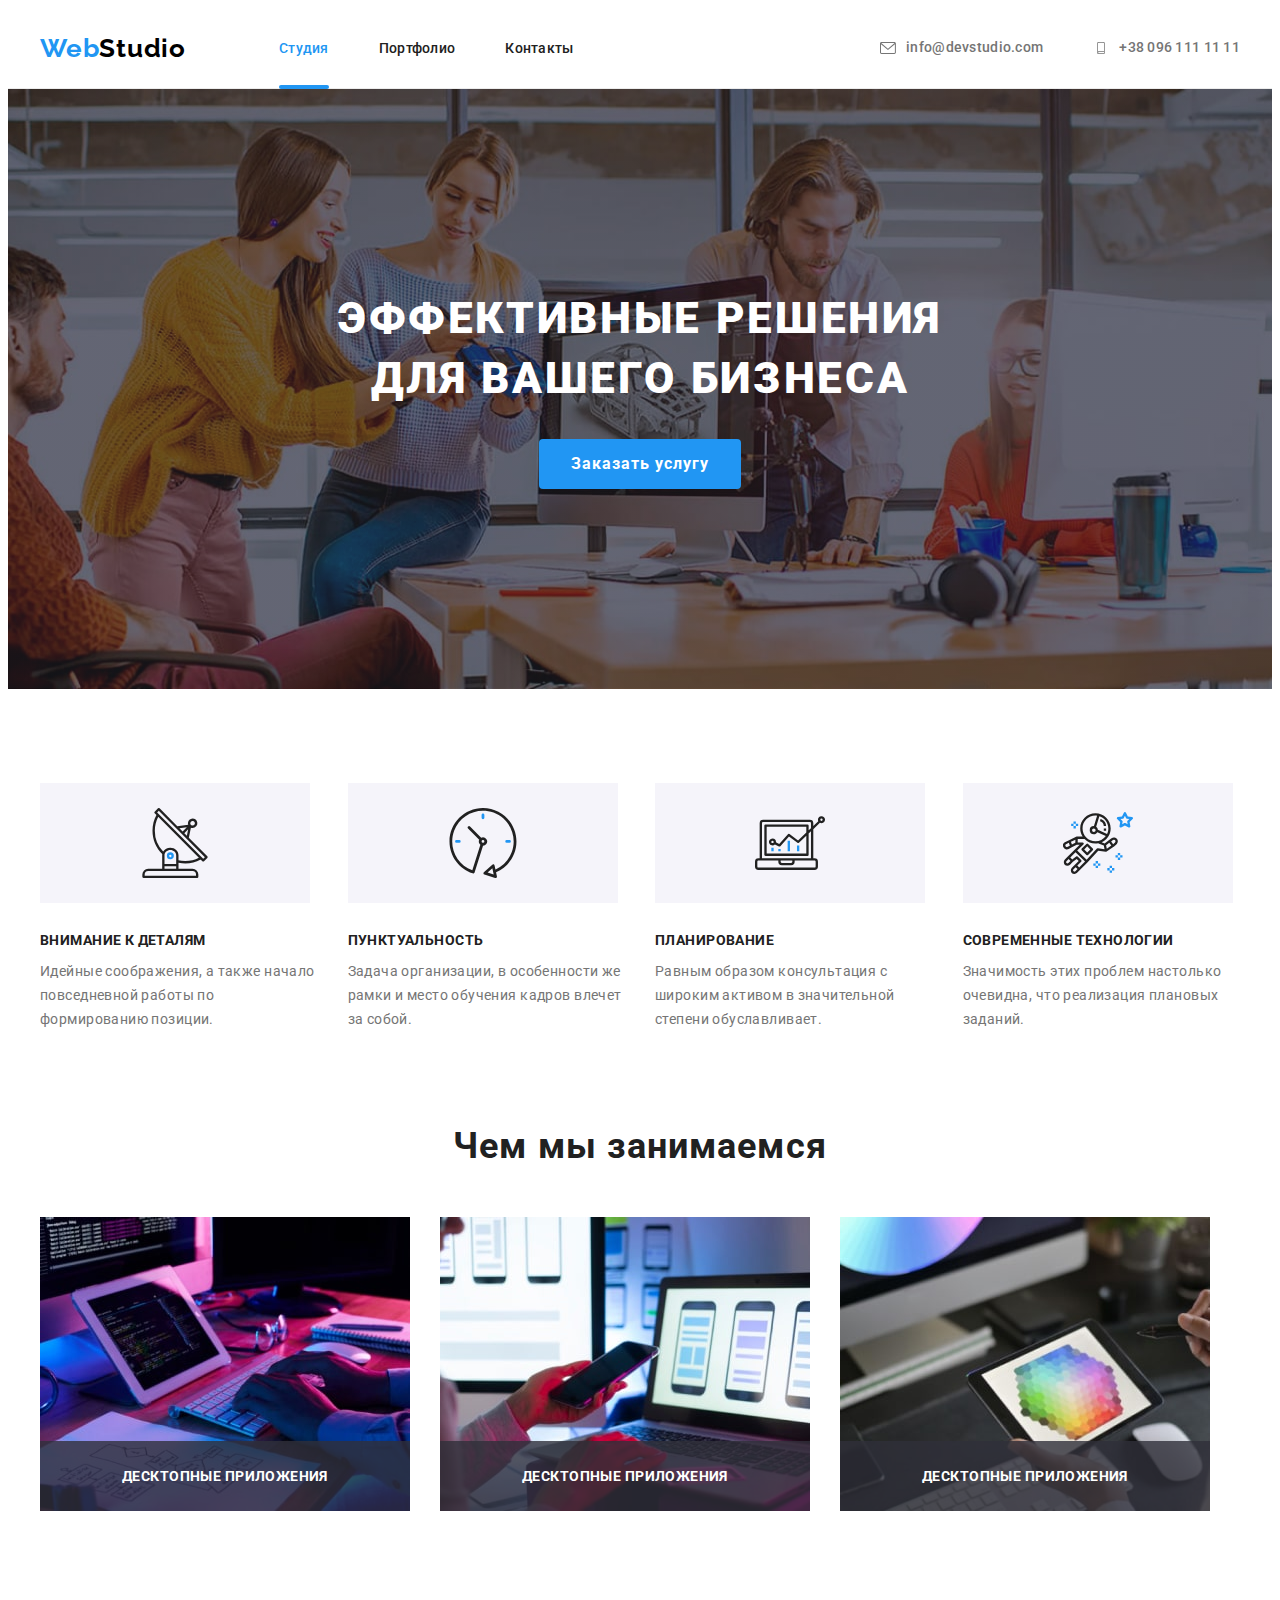
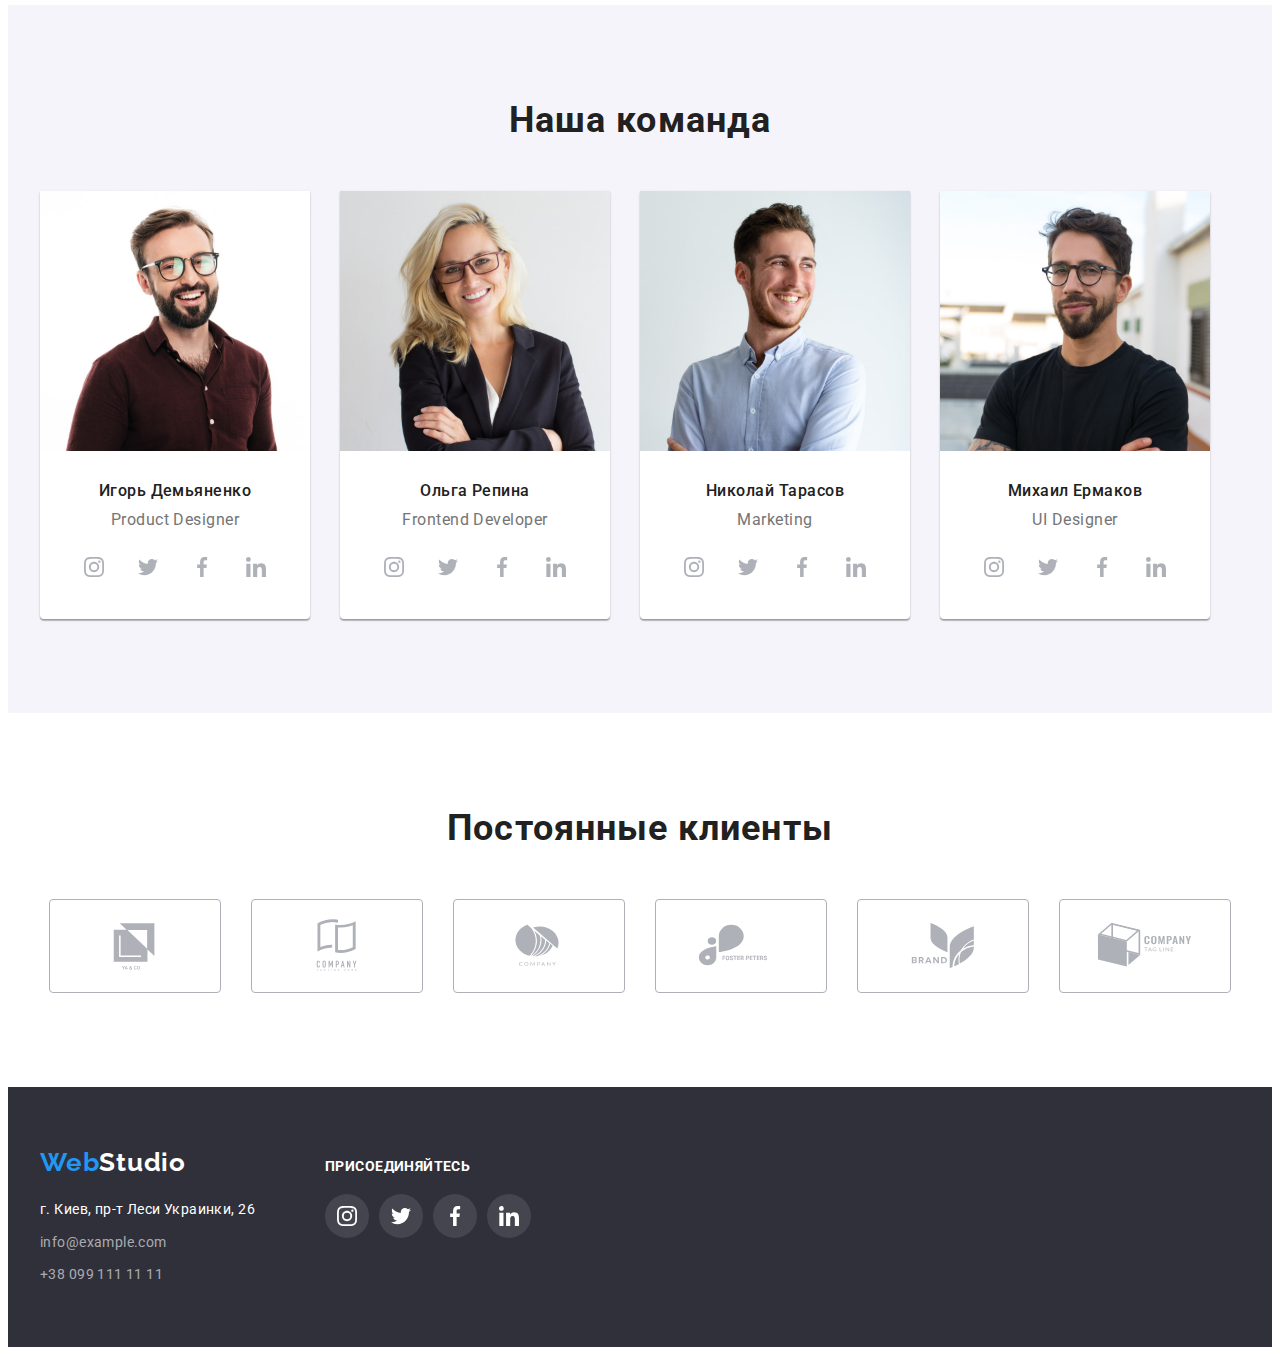
<file: index.html>
<!DOCTYPE html>
<html lang="ru">
  <head>
    <meta charset="UTF-8" />
    <meta http-equiv="X-UA-Compatible" content="IE=edge" />
    <meta name="viewport" content="width=device-width, initial-scale=1.0" />
    <title>Document</title>
    <link rel="preconnect" href="https://fonts.googleapis.com" />
    <link rel="preconnect" href="https://fonts.gstatic.com" crossorigin />
    <link
      href="https://fonts.googleapis.com/css2?family=Raleway:wght@700&family=Roboto:wght@400;500;700;900&display=swap"
      rel="stylesheet"
    />
    <link
      rel="stylesheet"
      href="https://cdnjs.cloudflare.com/ajax/libs/modern-normalize/1.1.0/modern-normalize.min.css"
      integrity="sha512-wpPYUAdjBVSE4KJnH1VR1HeZfpl1ub8YT/NKx4PuQ5NmX2tKuGu6U/JRp5y+Y8XG2tV+wKQpNHVUX03MfMFn9Q=="
      crossorigin="anonymous"
      referrerpolicy="no-referrer"
    />
    <link rel="stylesheet" href="./css/styles.css" />
  </head>

  <body>
    <header class="header">
      <div class="container header-container">
        <nav class="header-nav">
          <a href="./index.html" class="header-logo link"
            ><span class="header-logo-span">Web</span>Studio
          </a>
          <ul class="header-nav-list list">
            <li class="header-nav-item">
              <a href="./index.html" class="header-nav-link link current-link">Студия</a>
            </li>
            <li class="header-nav-item">
              <a href="./portfolio.html" class="header-nav-link link">Портфолио</a>
            </li>
            <li class="header-nav-item">
              <a href="" class="header-nav-link link">Контакты</a>
            </li>
          </ul>
        </nav>
        <ul class="header-contacts-list list">
          <li class="header-contacts-item">
            <a href="mailto:info@devstudio.com" class="header-contacts-link link">
              <svg class="header-contacts-icon" width="16px" height="12px">
                <use href="./images/icons.svg#icon-envelope"></use>
              </svg>
              info@devstudio.com
            </a>
          </li>
          <li class="header-contacts-item">
            <a href="tel:+380961111111" class="header-contacts-link link">
              <svg class="header-contacts-icon" width="16px" height="12px">
                <use href="./images/icons.svg#icon-smartphone"></use>
              </svg>
              +38 096 111 11 11
            </a>
          </li>
        </ul>
      </div>
    </header>

    <main>
      <section class="section hero">
        <div class="container">
          <h1 class="hero-title">Эффективные решения для вашего бизнеса</h1>
          <button type="button" class="hero-btn btn" data-modal-open>Заказать услугу</button>
        </div>
      </section>

      <section class="section features">
        <div class="container">
          <h2 class="visually-hidden">Особенности</h2>
          <ul class="features-list list">
            <li class="features-item">
              <div class="features-item-logo">
                <svg class="clients-logo-icon" width="70px" height="70px">
                  <use href="./images/icons.svg#icon-antenna"></use>
                </svg>
              </div>
              <h3 class="features-item-title">Внимание к деталям</h3>
              <p class="features-item-text">
                Идейные соображения, а также начало повседневной работы по формированию позиции.
              </p>
            </li>
            <li class="features-item">
              <div class="features-item-logo">
                <svg class="clients-logo-icon" width="70px" height="70px">
                  <use href="./images/icons.svg#icon-clock"></use>
                </svg>
              </div>
              <h3 class="features-item-title">Пунктуальность</h3>
              <p class="features-item-text">
                Задача организации, в особенности же рамки и место обучения кадров влечет за собой.
              </p>
            </li>
            <li class="features-item">
              <div class="features-item-logo">
                <svg class="clients-logo-icon" width="70px" height="70px">
                  <use href="./images/icons.svg#icon-diagram"></use>
                </svg>
              </div>
              <h3 class="features-item-title">Планирование</h3>
              <p class="features-item-text">
                Равным образом консультация с широким активом в значительной степени обуславливает.
              </p>
            </li>
            <li class="features-item">
              <div class="features-item-logo">
                <svg class="clients-logo-icon" width="70px" height="70px">
                  <use href="./images/icons.svg#icon-astronaut"></use>
                </svg>
              </div>
              <h3 class="features-item-title">Современные технологии</h3>
              <p class="features-item-text">
                Значимость этих проблем настолько очевидна, что реализация плановых заданий.
              </p>
            </li>
          </ul>
        </div>
      </section>

      <section class="section about">
        <div class="container">
          <h2 class="about-title">Чем мы занимаемся</h2>
          <ul class="about-list list">
            <li class="about-item">
              <img
                src="./images/img-1-min.jpg"
                alt="Наш род деятельности"
                width="370"
                height="294"
              />
              <p class="about-text">Десктопные приложения</p>
            </li>
            <li class="about-item">
              <img
                src="./images/img-2-min.jpg"
                alt="Наш род деятельности"
                width="370"
                height="294"
              />
              <p class="about-text">Десктопные приложения</p>
            </li>
            <li class="about-item">
              <img
                src="./images/img-3-min.jpg"
                alt="Наш род деятельности"
                width="370"
                height="294"
              />
              <p class="about-text">Десктопные приложения</p>
            </li>
          </ul>
        </div>
      </section>

      <section class="section team">
        <div class="container">
          <h2 class="team-title">Наша команда</h2>
          <ul class="team-list list">
            <li class="team-item">
              <img
                class="team-img"
                src="./images/team-img-1-min.jpg"
                alt="Игорь Демьяненко"
                width="270"
                height="260"
              />
              <h3 class="team-item-title">Игорь Демьяненко</h3>
              <p class="team-item-text">Product Designer</p>
              <ul class="team-soc-list list">
                <il class="team-soc-item">
                  <a href="" class="team-soc-link link">
                    <svg class="team-soc-icon" width="20px" height="20px">
                      <use href="./images/icons.svg#icon-instagram"></use>
                    </svg>
                  </a>
                </il>
                <il class="team-soc-item">
                  <a href="" class="team-soc-link link">
                    <svg class="team-soc-icon" width="20px" height="20px">
                      <use href="./images/icons.svg#icon-twitter"></use>
                    </svg>
                  </a>
                </il>
                <il class="team-soc-item">
                  <a href="" class="team-soc-link link">
                    <svg class="team-soc-icon" width="20px" height="20px">
                      <use href="./images/icons.svg#icon-facebook"></use>
                    </svg>
                  </a>
                </il>
                <il class="team-soc-item">
                  <a href="" class="team-soc-link link">
                    <svg class="team-soc-icon" width="20px" height="20px">
                      <use href="./images/icons.svg#icon-linkedin"></use>
                    </svg>
                  </a>
                </il>
              </ul>
            </li>
            <li class="team-item">
              <img
                class="team-img"
                src="./images/team-img-2-min.jpg"
                alt="Ольга Репина"
                width="270"
                height="260"
              />
              <h3 class="team-item-title">Ольга Репина</h3>
              <p class="team-item-text">Frontend Developer</p>
              <ul class="team-soc-list list">
                <il class="team-soc-item">
                  <a href="" class="team-soc-link link">
                    <svg class="team-soc-icon" width="20px" height="20px">
                      <use href="./images/icons.svg#icon-instagram"></use>
                    </svg>
                  </a>
                </il>
                <il class="team-soc-item">
                  <a href="" class="team-soc-link link">
                    <svg class="team-soc-icon" width="20px" height="20px">
                      <use href="./images/icons.svg#icon-twitter"></use>
                    </svg>
                  </a>
                </il>
                <il class="team-soc-item">
                  <a href="" class="team-soc-link link">
                    <svg class="team-soc-icon" width="20px" height="20px">
                      <use href="./images/icons.svg#icon-facebook"></use>
                    </svg>
                  </a>
                </il>
                <il class="team-soc-item">
                  <a href="" class="team-soc-link link">
                    <svg class="team-soc-icon" width="20px" height="20px">
                      <use href="./images/icons.svg#icon-linkedin"></use>
                    </svg>
                  </a>
                </il>
              </ul>
            </li>
            <li class="team-item">
              <img
                class="team-img"
                src="./images/team-img-3-min.jpg"
                alt="Николай Тарасов"
                width="270"
                height="260"
              />
              <h3 class="team-item-title">Николай Тарасов</h3>
              <p class="team-item-text">Marketing</p>
              <ul class="team-soc-list list">
                <il class="team-soc-item">
                  <a href="" class="team-soc-link link">
                    <svg class="team-soc-icon" width="20px" height="20px">
                      <use href="./images/icons.svg#icon-instagram"></use>
                    </svg>
                  </a>
                </il>
                <il class="team-soc-item">
                  <a href="" class="team-soc-link link">
                    <svg class="team-soc-icon" width="20px" height="20px">
                      <use href="./images/icons.svg#icon-twitter"></use>
                    </svg>
                  </a>
                </il>
                <il class="team-soc-item">
                  <a href="" class="team-soc-link link">
                    <svg class="team-soc-icon" width="20px" height="20px">
                      <use href="./images/icons.svg#icon-facebook"></use>
                    </svg>
                  </a>
                </il>
                <il class="team-soc-item">
                  <a href="" class="team-soc-link link">
                    <svg class="team-soc-icon" width="20px" height="20px">
                      <use href="./images/icons.svg#icon-linkedin"></use>
                    </svg>
                  </a>
                </il>
              </ul>
            </li>
            <li class="team-item">
              <img
                class="team-img"
                src="./images/team-img-4-min.jpg"
                alt="Михаил Ермаков"
                width="270"
                height="260"
              />
              <h3 class="team-item-title">Михаил Ермаков</h3>
              <p class="team-item-text">UI Designer</p>
              <ul class="team-soc-list list">
                <il class="team-soc-item">
                  <a href="" class="team-soc-link link">
                    <svg class="team-soc-icon" width="20px" height="20px">
                      <use href="./images/icons.svg#icon-instagram"></use>
                    </svg>
                  </a>
                </il>
                <il class="team-soc-item">
                  <a href="" class="team-soc-link link">
                    <svg class="team-soc-icon" width="20px" height="20px">
                      <use href="./images/icons.svg#icon-twitter"></use>
                    </svg>
                  </a>
                </il>
                <il class="team-soc-item">
                  <a href="" class="team-soc-link link">
                    <svg class="team-soc-icon" width="20px" height="20px">
                      <use href="./images/icons.svg#icon-facebook"></use>
                    </svg>
                  </a>
                </il>
                <il class="team-soc-item">
                  <a href="" class="team-soc-link link">
                    <svg class="team-soc-icon" width="20px" height="20px">
                      <use href="./images/icons.svg#icon-linkedin"></use>
                    </svg>
                  </a>
                </il>
              </ul>
            </li>
          </ul>
        </div>
      </section>

      <section class="section clients">
        <div class="container">
          <h2 class="clients-title">Постоянные клиенты</h2>
          <ul class="clients-logo-list list">
            <il class="clients-logo-item">
              <a href="#" class="clients-logo-link link">
                <svg class="clients-logo-icon" width="106px" height="60px">
                  <use href="./images/icons.svg#icon-logo-1"></use>
                </svg>
              </a>
            </il>
            <il class="clients-logo-item">
              <a href="#" class="clients-logo-link link">
                <svg class="clients-logo-icon" width="106px" height="60px">
                  <use href="./images/icons.svg#icon-logo-2"></use>
                </svg>
              </a>
            </il>
            <il class="clients-logo-item">
              <a href="#" class="clients-logo-link link">
                <svg class="clients-logo-icon" width="106px" height="60px">
                  <use href="./images/icons.svg#icon-logo-3"></use>
                </svg>
              </a>
            </il>
            <il class="clients-logo-item">
              <a href="#" class="clients-logo-link link">
                <svg class="clients-logo-icon" width="106px" height="60px">
                  <use href="./images/icons.svg#icon-logo-4"></use>
                </svg>
              </a>
            </il>
            <il class="clients-logo-item">
              <a href="#" class="clients-logo-link link">
                <svg class="clients-logo-icon" width="106px" height="60px">
                  <use href="./images/icons.svg#icon-logo-5"></use>
                </svg>
              </a>
            </il>
            <il class="clients-logo-item">
              <a href="#" class="clients-logo-link link">
                <svg class="clients-logo-icon" width="106px" height="60px">
                  <use href="./images/icons.svg#icon-logo-6"></use>
                </svg>
              </a>
            </il>
          </ul>
        </div>
      </section>
    </main>

    <footer class="footer">
      <div class="container footer-container">
        <div class="footer-address-container">
          <a href="./index.html" class="footer-logo link"
            ><span class="footer-logo-span">Web</span>Studio</a
          >
          <address class="footer-address">
            <ul class="footer-address-list list">
              <li class="footer-address-item">
                <a
                  class="footer-address-item-map link"
                  href="https://goo.gl/maps/R8WiXzASYnoAevXz5"
                  target="_blank"
                  rel="noopener noreferrer"
                  >г. Киев, пр-т Леси Украинки, 26</a
                >
              </li>
              <li class="footer-address-item">
                <a class="footer-address-item-link link" href="mailto:info@example.com"
                  >info@example.com</a
                >
              </li>
              <li class="footer-address-item">
                <a class="footer-address-item-link link" href="tel:+380991111111"
                  >+38 099 111 11 11</a
                >
              </li>
            </ul>
          </address>
        </div>

        <div class="footer-soc-container">
          <p class="footer-soc-text">присоединяйтесь</p>
          <ul class="footer-soc-list list">
            <il class="footer-soc-item">
              <a href="#" class="footer-soc-link link">
                <svg class="footer-soc-icon" width="20px" height="20px">
                  <use href="./images/icons.svg#icon-instagram"></use>
                </svg>
              </a>
            </il>
            <il class="footer-soc-item">
              <a href="#" class="footer-soc-link link">
                <svg class="footer-soc-icon" width="20px" height="20px">
                  <use href="./images/icons.svg#icon-twitter"></use>
                </svg>
              </a>
            </il>
            <il class="footer-soc-item">
              <a href="" class="footer-soc-link link">
                <svg class="footer-soc-icon" width="20px" height="20px">
                  <use href="./images/icons.svg#icon-facebook"></use>
                </svg>
              </a>
            </il>
            <il class="footer-soc-item">
              <a href="" class="footer-soc-link link">
                <svg class="footer-soc-icon" width="20px" height="20px">
                  <use href="./images/icons.svg#icon-linkedin"></use>
                </svg>
              </a>
            </il>
          </ul>
        </div>
      </div>
    </footer>

    <div class="backdrop is-hidden" data-modal>
      <div class="modal-window">
        <button type="button" class="backdrop-btn btn" data-modal-close>
          <svg class="backdrop-icon-close" width="18px" height="18px">
            <use href="./images/icons.svg#icon-close-modal"></use>
          </svg>
        </button>
      </div>
    </div>
    <script src="./js/modal.js"></script>
  </body>
</html>
</file>
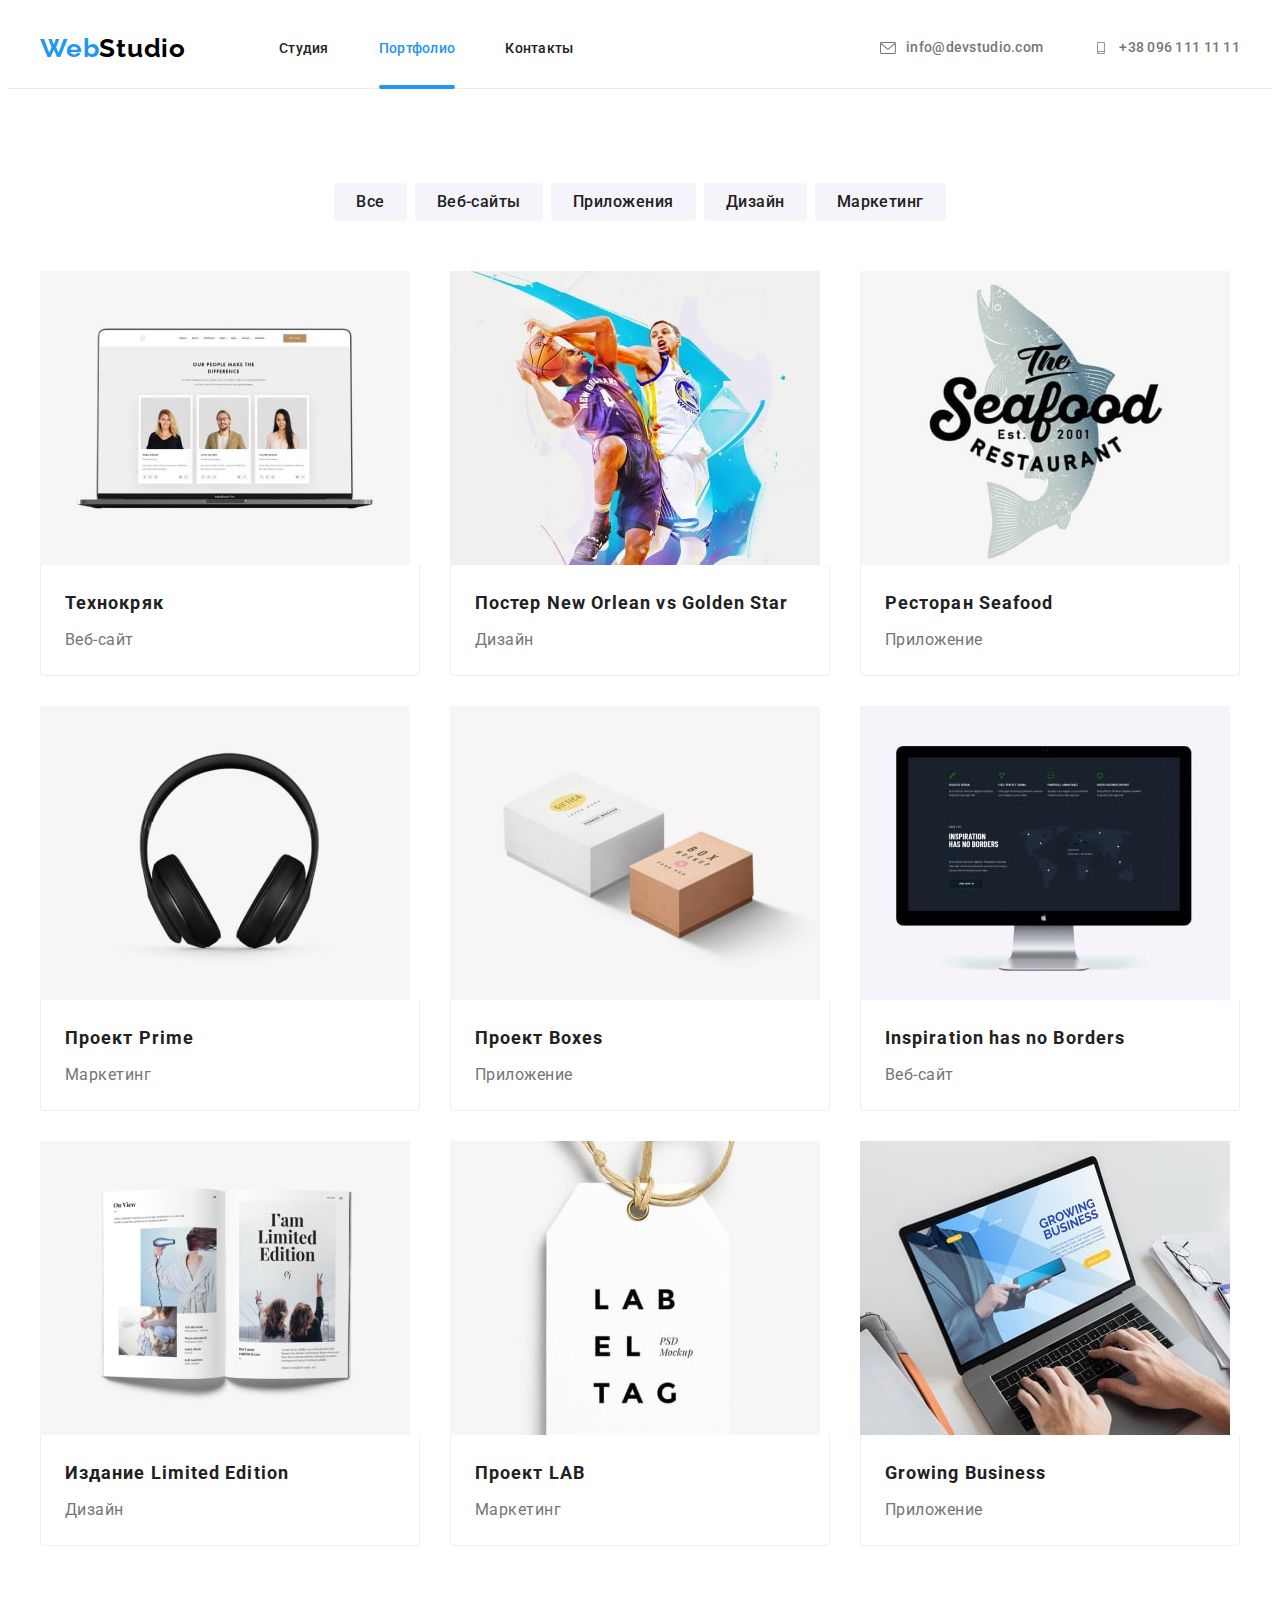
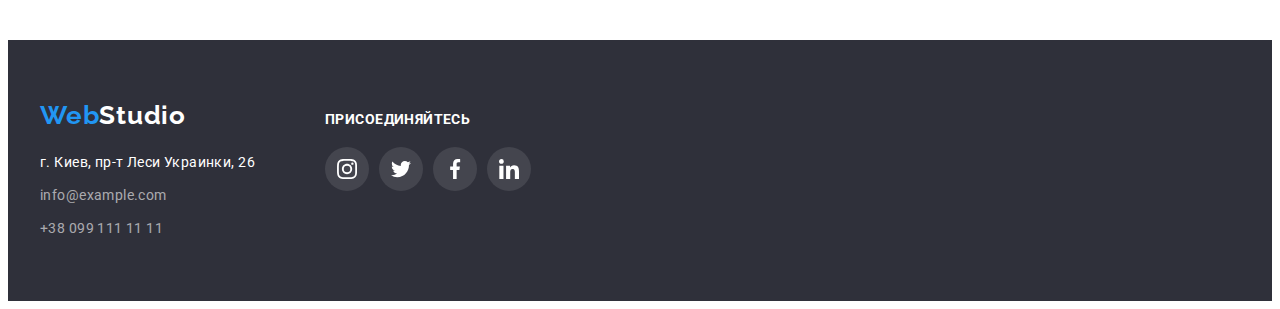
<file: portfolio.html>
<!DOCTYPE html>
<html lang="ru">
  <head>
    <meta charset="UTF-8" />
    <meta http-equiv="X-UA-Compatible" content="IE=edge" />
    <meta name="viewport" content="width=device-width, initial-scale=1.0" />
    <title>Document</title>
    <link rel="preconnect" href="https://fonts.googleapis.com" />
    <link rel="preconnect" href="https://fonts.gstatic.com" crossorigin />
    <link
      href="https://fonts.googleapis.com/css2?family=Raleway:wght@700&family=Roboto:wght@400;500;700;900&display=swap"
      rel="stylesheet"
    />
    <link
      rel="stylesheet"
      href="https://cdnjs.cloudflare.com/ajax/libs/modern-normalize/1.1.0/modern-normalize.min.css"
      integrity="sha512-wpPYUAdjBVSE4KJnH1VR1HeZfpl1ub8YT/NKx4PuQ5NmX2tKuGu6U/JRp5y+Y8XG2tV+wKQpNHVUX03MfMFn9Q=="
      crossorigin="anonymous"
      referrerpolicy="no-referrer"
    />
    <link rel="stylesheet" href="./css/styles.css" />
  </head>

  <body>
    <header class="header">
      <div class="container header-container">
        <nav class="header-nav">
          <a href="./index.html" class="header-logo link"
            ><span class="header-logo-span">Web</span>Studio
          </a>
          <ul class="header-nav-list list">
            <li class="header-nav-item">
              <a href="./index.html" class="header-nav-link link">Студия</a>
            </li>
            <li class="header-nav-item">
              <a href="./portfolio.html" class="header-nav-link link current-link">Портфолио</a>
            </li>
            <li class="header-nav-item">
              <a href="" class="header-nav-link link">Контакты</a>
            </li>
          </ul>
        </nav>
        <ul class="header-contacts-list list">
          <li class="header-contacts-item">
            <a href="mailto:info@devstudio.com" class="header-contacts-link link">
              <svg class="header-contacts-icon" width="16px" height="12px">
                <use href="./images/icons.svg#icon-envelope"></use>
              </svg>
              info@devstudio.com
            </a>
          </li>
          <li class="header-contacts-item">
            <a href="tel:+380961111111" class="header-contacts-link link">
              <svg class="header-contacts-icon" width="16px" height="12px">
                <use href="./images/icons.svg#icon-smartphone"></use>
              </svg>
              +38 096 111 11 11
            </a>
          </li>
        </ul>
      </div>
    </header>

    <main>
      <section class="section portfolio">
        <div class="container">
          <h2 class="visually-hidden">Портфолио</h2>

          <ul class="portfolio-btn-list list">
            <li class="portfolio-btn-item">
              <button type="button" class="portfolio-btn btn">Все</button>
            </li>
            <li class="portfolio-btn-item">
              <button type="button" class="portfolio-btn btn">Веб-сайты</button>
            </li>
            <li class="portfolio-btn-item">
              <button type="button" class="portfolio-btn btn">Приложения</button>
            </li>
            <li class="portfolio-btn-item">
              <button type="button" class="portfolio-btn btn">Дизайн</button>
            </li>
            <li class="portfolio-btn-item">
              <button type="button" class="portfolio-btn btn">Маркетинг</button>
            </li>
          </ul>

          <ul class="portfolio-list list">
            <li class="portfolio-item">
              <a href="#" class="portfolio-item-link link">
                <div class="portfolio-overlay">
                  <img
                    class="portfolio-img"
                    src="./images/img-portfolio-1.jpg"
                    alt="Технокряк"
                    width="370"
                    height="294"
                  />
                  <p class="portfolio-overlay-text">
                    Ресурс предлагает комплексные предложения с разным уровнем функционала и
                    сервисов. Все это позволит посетителю получить исчерпывающие сведения о компании
                    или частном лице.
                  </p>
                </div>
                <div class="portfolio-item-under-img">
                  <h3 class="portfolio-title">Технокряк</h3>
                  <p class="portfolio-text">Веб-сайт</p>
                </div>
              </a>
            </li>
            <li class="portfolio-item">
              <a href="#" class="portfolio-item-link link">
                <div class="portfolio-overlay">
                  <img
                    class="portfolio-img"
                    src="./images/img-portfolio-2.jpg"
                    alt="Постер New Orlean vs Golden Star"
                    width="370"
                    height="294"
                  />
                  <p class="portfolio-overlay-text">
                    Ресурс предлагает комплексные предложения с разным уровнем функционала и
                    сервисов. Все это позволит посетителю получить исчерпывающие сведения о компании
                    или частном лице.
                  </p>
                </div>
                <div class="portfolio-item-under-img">
                  <h3 class="portfolio-title">Постер New Orlean vs Golden Star</h3>
                  <p class="portfolio-text">Дизайн</p>
                </div>
              </a>
            </li>
            <li class="portfolio-item">
              <a href="#" class="portfolio-item-link link">
                <div class="portfolio-overlay">
                  <img
                    class="portfolio-img"
                    src="./images/img-portfolio-3.jpg"
                    alt="Ресторан Seafood"
                    width="370"
                    height="294"
                  />
                  <p class="portfolio-overlay-text">
                    Ресурс предлагает комплексные предложения с разным уровнем функционала и
                    сервисов. Все это позволит посетителю получить исчерпывающие сведения о компании
                    или частном лице.
                  </p>
                </div>
                <div class="portfolio-item-under-img">
                  <h3 class="portfolio-title">Ресторан Seafood</h3>
                  <p class="portfolio-text">Приложение</p>
                </div>
              </a>
            </li>
            <li class="portfolio-item">
              <a href="#" class="portfolio-item-link link">
                <div class="portfolio-overlay">
                  <img
                    class="portfolio-img"
                    src="./images/img-portfolio-4.jpg"
                    alt="Проект Prime"
                    width="370"
                    height="294"
                  />
                  <p class="portfolio-overlay-text">
                    Ресурс предлагает комплексные предложения с разным уровнем функционала и
                    сервисов. Все это позволит посетителю получить исчерпывающие сведения о компании
                    или частном лице.
                  </p>
                </div>
                <div class="portfolio-item-under-img">
                  <h3 class="portfolio-title">Проект Prime</h3>
                  <p class="portfolio-text">Маркетинг</p>
                </div>
              </a>
            </li>
            <li class="portfolio-item">
              <a href="#" class="portfolio-item-link link">
                <div class="portfolio-overlay">
                  <img
                    class="portfolio-img"
                    src="./images/img-portfolio-5.jpg"
                    alt="Проект Boxes"
                    width="370"
                    height="294"
                  />
                  <p class="portfolio-overlay-text">
                    Ресурс предлагает комплексные предложения с разным уровнем функционала и
                    сервисов. Все это позволит посетителю получить исчерпывающие сведения о компании
                    или частном лице.
                  </p>
                </div>
                <div class="portfolio-item-under-img">
                  <h3 class="portfolio-title">Проект Boxes</h3>
                  <p class="portfolio-text">Приложение</p>
                </div>
              </a>
            </li>
            <li class="portfolio-item">
              <a href="#" class="portfolio-item-link link">
                <div class="portfolio-overlay">
                  <img
                    class="portfolio-img"
                    src="./images/img-portfolio-6.jpg"
                    alt="Inspiration has no Borders"
                    width="370"
                    height="294"
                  />
                  <p class="portfolio-overlay-text">
                    Ресурс предлагает комплексные предложения с разным уровнем функционала и
                    сервисов. Все это позволит посетителю получить исчерпывающие сведения о компании
                    или частном лице.
                  </p>
                </div>
                <div class="portfolio-item-under-img">
                  <h3 class="portfolio-title">Inspiration has no Borders</h3>
                  <p class="portfolio-text">Веб-сайт</p>
                </div>
              </a>
            </li>
            <li class="portfolio-item">
              <a href="#" class="portfolio-item-link link">
                <div class="portfolio-overlay">
                  <img
                    class="portfolio-img"
                    src="./images/img-portfolio-7.jpg"
                    alt="Издание Limited Edition"
                    width="370"
                    height="294"
                  />
                  <p class="portfolio-overlay-text">
                    Ресурс предлагает комплексные предложения с разным уровнем функционала и
                    сервисов. Все это позволит посетителю получить исчерпывающие сведения о компании
                    или частном лице.
                  </p>
                </div>
                <div class="portfolio-item-under-img">
                  <h3 class="portfolio-title">Издание Limited Edition</h3>
                  <p class="portfolio-text">Дизайн</p>
                </div>
              </a>
            </li>
            <li class="portfolio-item">
              <a href="#" class="portfolio-item-link link">
                <div class="portfolio-overlay">
                  <img
                    class="portfolio-img"
                    src="./images/img-portfolio-8.jpg"
                    alt="Проект LAB"
                    width="370"
                    height="294"
                  />
                  <p class="portfolio-overlay-text">
                    Ресурс предлагает комплексные предложения с разным уровнем функционала и
                    сервисов. Все это позволит посетителю получить исчерпывающие сведения о компании
                    или частном лице.
                  </p>
                </div>
                <div class="portfolio-item-under-img">
                  <h3 class="portfolio-title">Проект LAB</h3>
                  <p class="portfolio-text">Маркетинг</p>
                </div>
              </a>
            </li>
            <li class="portfolio-item">
              <a href="#" class="portfolio-item-link link">
                <div class="portfolio-overlay">
                  <img
                    class="portfolio-img"
                    src="./images/img-portfolio-9.jpg"
                    alt="Growing Business"
                    width="370"
                    height="294"
                  />
                  <p class="portfolio-overlay-text">
                    Ресурс предлагает комплексные предложения с разным уровнем функционала и
                    сервисов. Все это позволит посетителю получить исчерпывающие сведения о компании
                    или частном лице.
                  </p>
                </div>
                <div class="portfolio-item-under-img">
                  <h3 class="portfolio-title">Growing Business</h3>
                  <p class="portfolio-text">Приложение</p>
                </div>
              </a>
            </li>
          </ul>
        </div>
      </section>
    </main>

    <footer class="footer">
      <div class="container footer-container">
        <div class="footer-address-container">
          <a href="./index.html" class="footer-logo link"
            ><span class="footer-logo-span">Web</span>Studio</a
          >
          <address class="footer-address">
            <ul class="footer-address-list list">
              <li class="footer-address-item">
                <a
                  class="footer-address-item-map link"
                  href="https://goo.gl/maps/R8WiXzASYnoAevXz5"
                  target="_blank"
                  rel="noopener noreferrer"
                  >г. Киев, пр-т Леси Украинки, 26</a
                >
              </li>
              <li class="footer-address-item">
                <a class="footer-address-item-link link" href="mailto:info@example.com"
                  >info@example.com</a
                >
              </li>
              <li class="footer-address-item">
                <a class="footer-address-item-link link" href="tel:+380991111111"
                  >+38 099 111 11 11</a
                >
              </li>
            </ul>
          </address>
        </div>

        <div class="footer-soc-container">
          <p class="footer-soc-text">присоединяйтесь</p>
          <ul class="footer-soc-list list">
            <il class="footer-soc-item">
              <a href="" class="footer-soc-link link">
                <svg class="footer-soc-icon" width="20px" height="20px">
                  <use href="./images/icons.svg#icon-instagram"></use>
                </svg>
              </a>
            </il>
            <il class="footer-soc-item">
              <a href="" class="footer-soc-link link">
                <svg class="footer-soc-icon" width="20px" height="20px">
                  <use href="./images/icons.svg#icon-twitter"></use>
                </svg>
              </a>
            </il>
            <il class="footer-soc-item">
              <a href="#" class="footer-soc-link link">
                <svg class="footer-soc-icon" width="20px" height="20px">
                  <use href="./images/icons.svg#icon-facebook"></use>
                </svg>
              </a>
            </il>
            <il class="footer-soc-item">
              <a href="#" class="footer-soc-link link">
                <svg class="footer-soc-icon" width="20px" height="20px">
                  <use href="./images/icons.svg#icon-linkedin"></use>
                </svg>
              </a>
            </il>
          </ul>
        </div>
      </div>
    </footer>
  </body>
</html>
</file>
<file: css/styles.css>
:root {
  --main-title-color: #212121;
  --main-text-color: #757575;
  --main-hover-color: #2196f3;
  --main-svg-color: #afb1b8;
  --timing-function-cubic: cubic-bezier(0.4, 0, 0.2, 1);
  --duration: 250ms;
}

p,
h1,
h2,
h3,
h4,
h5,
h6 {
  margin: 0;
}

ul {
  margin: 0;
  padding-left: 0;
}

body {
  font-family: 'Roboto', sans-serif;
  font-style: normal;
}

img {
  display: block;
  max-width: 100%;
  height: auto;
}

address {
  font-style: normal;
}

.link {
  text-decoration: none;
  font-style: normal;
}

/* .link:active {
  color: var(--main-hover-color);
} */

.list {
  list-style: none;
}

.btn {
  cursor: pointer;
  font-family: inherit;
  border: transparent;
}

.visually-hidden {
  position: absolute;
  white-space: nowrap;
  width: 1px;
  height: 1px;
  overflow: hidden;
  border: 0;
  padding: 0;
  clip: rect(0 0 0 0);
  clip-path: inset(50%);
  margin: -1px;
}

.container {
  width: 1200px;
  padding-left: 15px;
  padding-right: 15px;
  margin-left: auto;
  margin-right: auto;
  /* outline: 2px solid red; */
}

.section {
  padding-top: 94px;
  padding-bottom: 94px;
}

/* --------------HEADER ------------*/

.header-nav-link:hover,
.header-nav-link:focus,
.header-contacts-link:hover,
.header-contacts-link:focus {
  color: var(--main-hover-color);
}

.header {
  background-color: #ffffff;
  /* padding-top: 24px;
  padding-bottom: 25px; */
  border-bottom: 1px solid #ececec;
}

.header-container {
  display: flex;
  align-items: center;
}

.header-nav {
  display: flex;
  align-items: center;
}

.header-nav-list {
  display: flex;
}

.header-nav-item {
  margin-right: 50px;
}

.header-nav-item:last-child {
  margin-right: 0;
}

.header-contacts-list {
  margin-left: auto;
  display: flex;
  justify-content: flex-end;
}

.header-contacts-item {
  margin-right: 50px;
}

.header-contacts-item:last-child {
  margin-right: 0;
}

.header-nav-link {
  font-weight: 500;
  font-size: 14px;
  line-height: 1.14; /* line-height(px)/font-size(px) */
  letter-spacing: 0.02em;
  color: #212121;
  transition-property: color;
  transition-duration: var(--duration);
  transition-timing-function: var(--timing-function-cubic);
  position: relative;
  padding-bottom: 32px;
  padding-top: 32px;
}

.header-contacts-link {
  display: flex;
  align-items: center;
  font-weight: 500;
  font-size: 14px;
  line-height: 1.14;
  letter-spacing: 0.02em;
  color: var(--main-text-color);
  transition: color var(--duration) var(--transition-cubic);
  padding-bottom: 32px;
  padding-top: 32px;
}

.header-contacts-icon {
  margin-right: 10px;
  fill: currentColor;
}

.header-logo {
  font-family: 'Raleway', sans-serif;
  font-weight: 700;
  font-size: 26px;
  line-height: 1.19;
  letter-spacing: 0.03em;
  color: #000;
  margin-right: 93px;
}

.header-logo-span {
  color: #2196f3;
}

.current-link {
  color: var(--main-hover-color);
  position: relative;
}

/* .header-nav-link::after {
  content: '';
  display: block;
  position: absolute;
  width: 0%;
  height: 4px;
  background-color: currentColor;
  border-radius: 2px;
  transition: width var(--duration) var(--transition-cubic);
  bottom: -1px;
}

.header-nav-link:hover::after {
  width: 100%;
} */

.current-link::after {
  content: '';
  display: block;
  position: absolute;
  width: 100%;
  height: 4px;
  background-color: currentColor;
  border-radius: 2px;
  bottom: -1px;
  /* bottom: -33px; */
}

/* --------------HERO ------------*/

.hero-btn:hover,
.hero-btn:focus {
  background-color: #188ce8;
}

.hero {
  background-color: #c4c4c4;
  background-image: linear-gradient(rgba(47, 48, 58, 0.4), rgba(47, 48, 58, 0.4)),
    url(../images/img-hero-bg.jpg);
  background-repeat: no-repeat;
  background-position: center;
  background-size: cover;
  max-width: 1600px;
  margin: auto auto;
  padding-top: 200px;
  padding-bottom: 200px;
}

.hero-title {
  font-weight: 900;
  font-size: 44px;
  line-height: 1.36;
  text-align: center;
  letter-spacing: 0.06em;
  text-transform: uppercase;
  color: #ffffff;
  max-width: 696px;
  margin-left: auto;
  margin-right: auto;
  margin-bottom: 30px;
}

.hero-btn {
  border-radius: 4px;
  font-weight: 700;
  font-size: 16px;
  line-height: calc(30 / 16);
  display: flex;
  align-items: center;
  text-align: center;
  letter-spacing: 0.06em;
  color: #ffffff;
  background-color: #2196f3;
  margin-left: auto;
  margin-right: auto;
  padding: 10px 32px;
  transition: background-color var(--duration) var(--timing-function-cubic);
}

/* -------------- FEATURES ------------*/

.features-list {
  margin-left: auto;
  margin-right: auto;
  display: flex;
}

.features-item {
  align-items: baseline;
  margin-right: 30px;
  flex-basis: calc((100% - 90px) / 4);
}

.features-item:last-child {
  margin-right: 0;
}

.features-item-title {
  font-weight: 700;
  font-size: 14px;
  line-height: 1.14;
  letter-spacing: 0.03em;
  text-transform: uppercase;
  color: var(--main-title-color);
  margin-bottom: 10px;
}

.features-item-text {
  font-size: 14px;
  line-height: calc(24 / 14);
  letter-spacing: 0.03em;
  color: var(--main-text-color);
}

.features-item-logo {
  display: flex;
  align-items: center;
  justify-content: center;
  width: 270px;
  height: 120px;
  background-color: #f5f4fa;
  margin-bottom: 30px;
}

/* -------------- ABOUT ------------*/

.about {
  padding-top: 0;
}

.about-list {
  display: flex;
  column-gap: 30px; /* задает отступы между li списком, кром последнего/первого. Аналог child */
}

.about-title {
  font-weight: 700;
  font-size: 36px;
  line-height: 1.17;
  text-align: center;
  letter-spacing: 0.03em;
  color: var(--main-title-color);
  margin-bottom: 50px;
}

.about-item {
  position: relative;
}

.about-text {
  font-weight: 700;
  font-size: 14px;
  line-height: 16px;
  text-align: center;
  letter-spacing: 0.03em;
  text-transform: uppercase;
  color: #ffffff;
  background-color: rgba(47, 48, 58, 0.8);
  position: absolute;
  bottom: 0;
  width: 100%;
  height: 70px;
  display: flex;
  justify-content: center;
  align-items: center;
}

/* -------------- TEAM ------------*/

.team {
  background-color: #f5f4fa;
}

.team-list {
  display: flex;
  column-gap: 30px;
}

.team-item {
  border-radius: 0px 0px 4px 4px;
  background-color: #ffffff;
  box-shadow: 0px 1px 3px rgba(0, 0, 0, 0.12), 0px 1px 1px rgba(0, 0, 0, 0.14),
    0px 2px 1px rgba(0, 0, 0, 0.2);
}

.team-title {
  font-weight: 700;
  font-size: 36px;
  line-height: 1.17;
  text-align: center;
  letter-spacing: 0.03em;
  color: var(--main-title-color);
  margin-bottom: 50px;
}

.team-item-title {
  font-weight: 500;
  font-size: 16px;
  line-height: 1.19;
  text-align: center;
  letter-spacing: 0.03em;
  color: var(--main-title-color);
  margin-bottom: 10px;
  padding-top: 30px;
}

.team-item-text {
  font-size: 16px;
  line-height: 1.19;
  text-align: center;
  letter-spacing: 0.03em;
  color: var(--main-text-color);
  /* padding-bottom: 30px; */
  margin-bottom: 16px;
}

.team-soc-list {
  display: flex;
  justify-content: center;
  gap: 10px;
  padding-bottom: 30px;
}

.team-soc-link {
  display: flex;
  align-items: center;
  justify-content: center;
  width: 44px;
  height: 44px;
  border-radius: 50%;
  background-color: #ffffff;
  transition: background-color var(--duration) var(--timing-function-cubic);
}

.team-soc-icon {
  fill: var(--main-svg-color);
  transition: fill var(--duration) var(--timing-function-cubic);
}

.team-soc-link:hover,
.team-soc-link:focus {
  background-color: var(--main-hover-color);
}

.team-soc-link:hover .team-soc-icon,
.team-soc-link:focus .team-soc-icon {
  fill: #ffffff;
}

/* -------------- CLIENTS ------------*/

.clients-title {
  font-weight: 700;
  font-size: 36px;
  line-height: calc(42 / 36);
  text-align: center;
  letter-spacing: 0.03em;
  color: var(--main-title-color);
  margin-bottom: 50px;
}

.clients-logo-list {
  display: flex;
  justify-content: center;
  gap: 30px;
}

.clients-logo-link {
  display: flex;
  align-items: center;
  justify-content: center;
  width: 170px;
  height: 92px;
  color: var(--main-svg-color);
  border: 1px solid #afb1b8;
  border-radius: 4px;
  transition: border-color var(--duration) var(--timing-function-cubic),
    color var(--duration) var(--timing-function-cubic);
}

.clients-logo-icon {
  /* fill: var(--main-svg-color); */
  fill: currentColor;
  /* transition: fill var(--duration) var(--timing-function-cubic); */
}

.clients-logo-link:hover,
.clients-logo-link:focus {
  border-color: var(--main-hover-color);
  color: var(--main-hover-color);
}

/* .clients-logo-link:hover .clients-logo-icon,
.clients-logo-link:focus .clients-logo-icon {
  fill: currentColor;
} */

/* -------------- PORTFOLIO ------------*/

.portfolio-btn {
  font-weight: 500;
  font-size: 16px;
  line-height: 1.63;
  text-align: center;
  letter-spacing: 0.03em;
  color: #212121;
  background: #f5f4fa;
  border-radius: 4px;
  transition: background-color var(--duration) var(--timing-function-cubic),
    color var(--duration) var(--timing-function-cubic),
    box-shadow var(--duration) var(--timing-function-cubic);
}

.portfolio-btn:hover,
.portfolio-btn:focus {
  background-color: #2196f3;
  color: #ffffff;
  box-shadow: 0px 3px 1px rgba(0, 0, 0, 0.1), 0px 1px 2px rgba(0, 0, 0, 0.08),
    0px 2px 2px rgba(0, 0, 0, 0.12);
}

.portfolio-btn-list {
  margin-bottom: 50px;
  display: flex;
  justify-content: center;
  column-gap: 8px;
}

.portfolio-btn {
  padding: 6px 22px;
}

.portfolio-list {
  display: flex;
  flex-wrap: wrap;
  column-gap: 30px;
  row-gap: 30px;
}

.portfolio-item-under-img {
  padding: 20px 24px;
  border-radius: 0px 0px 4px 4px;
  border: 1px solid #eeeeee;
  border-top: none;
}

.portfolio-title {
  font-weight: 700;
  font-size: 18px;
  line-height: 2;
  letter-spacing: 0.06em;
  color: var(--main-title-color);
  margin-bottom: 4px;
}

.portfolio-text {
  font-size: 16px;
  line-height: 1.88;
  letter-spacing: 0.03em;
  color: var(--main-text-color);
}

.portfolio-item {
  width: calc((100% - 60px) / 3);
  /* position: relative; */
}

.portfolio-item-link {
  display: block;
  width: 100%;
  height: 100%;
  transition: box-shadow var(--duration) var(--timing-function-cubic);
  /* position: relative; */
}

.portfolio-overlay {
  position: relative;
  overflow: hidden;
}

.portfolio-overlay-text {
  color: #ffffff;
  position: absolute;
  font-weight: 400;
  font-size: 18px;
  line-height: calc(28 / 18);
  letter-spacing: 0.03em;
  top: 0;
  left: 0;
  background-color: rgba(33, 150, 243, 0.9);
  width: 100%;
  height: 100%;
  transform: translateY(101%);
  transition: transform var(--duration) var(--timing-function-cubic);
  padding: 63px 24px;
  overflow: auto;
}

.portfolio-item-link:hover,
.portfolio-item-link:focus {
  box-shadow: 0px 1px 1px rgba(0, 0, 0, 0.12), 0px 4px 4px rgba(0, 0, 0, 0.06),
    1px 4px 6px rgba(0, 0, 0, 0.16);
}

.portfolio-item-link:hover .portfolio-overlay-text {
  transform: translateY(0);
}

/* -------------- FOOTER ------------*/

.footer {
  background: #2f303a;
  padding-top: 60px;
  padding-bottom: 60px;
}

.footer-address-item-map:hover,
.footer-address-item-map:focus,
.footer-address-item-link:hover,
.footer-address-item-link:focus {
  color: var(--main-hover-color);
}

.footer-logo {
  display: inline-block;
  font-family: 'Raleway', sans-serif;
  font-weight: 700;
  font-size: 26px;
  line-height: 1.19;
  letter-spacing: 0.03em;
  color: #ffffff;
  margin-bottom: 20px;
}

.footer-address {
  margin-top: auto;
}

.footer-logo-span {
  color: #2196f3;
}

.footer-address-item-map {
  font-size: 14px;
  line-height: 1.7;
  letter-spacing: 0.03em;
  color: #ffffff;
  transition: color var(--duration) var(--timing-function-cubic);
}

.footer-address-item-link {
  font-size: 14px;
  line-height: 1.7;
  letter-spacing: 0.03em;
  color: rgba(255, 255, 255, 0.6);
  transition: color var(--duration) var(--timing-function-cubic);
}

.footer-address-item {
  margin-bottom: 9px;
}

.footer-address-item:last-child {
  margin-bottom: 0;
}

.footer-container {
  display: flex;
  justify-content: start;
  align-items: baseline;
}

.footer-address-container {
  margin-right: 70px;
}

.footer-soc-text {
  font-weight: 700;
  font-size: 14px;
  line-height: calc(16 / 14);
  letter-spacing: 0.03em;
  text-transform: uppercase;
  color: #ffffff;
  margin-bottom: 20px;
}

.footer-soc-list {
  display: flex;
  justify-content: start;
  column-gap: 10px;
  /* margin-bottom: 30px; */
}

.footer-soc-link {
  display: flex;
  align-items: center;
  justify-content: center;
  width: 44px;
  height: 44px;
  border-radius: 50%;
  background-color: rgba(255, 255, 255, 0.1);
  transition: background-color var(--duration) var(--timing-function-cubic);
}

.footer-soc-icon {
  fill: #ffffff;
}

.footer-soc-link:hover,
.footer-soc-link:focus {
  background-color: var(--main-hover-color);
}

/* .footer-soc-link:hover .footer-soc-icon,
.footer-soc-link:focus .footer-soc-icon {
  fill: #ffffff;
} */

/* -------------- MODAL WINDOW / BACKDROP------------*/

.backdrop {
  position: fixed;
  top: 0;
  width: 100%;
  height: 100%;
  background-color: rgba(0, 0, 0, 0.2);
  transition: opacity var(--duration) var(--timing-function-cubic),
    visibility var(--duration) var(--timing-function-cubic);
}

.modal-window {
  /* открытое окно модалки */
  position: absolute;
  top: 50%;
  left: 50%;
  transform: translate(-50%, -50%) scale(1); /*scale показыает точку с которой будет пояляться */
  min-width: 528px;
  min-height: 581px;
  background-color: #ffffff;
  box-shadow: 0px 1px 3px rgba(0, 0, 0, 0.12), 0px 1px 1px rgba(0, 0, 0, 0.14),
    0px 2px 1px rgba(0, 0, 0, 0.2);
  border-radius: 4px;
  transition: transform var(--duration) var(--timing-function-cubic);
}

.backdrop.is-hidden .modal-window {
  /* закрытое окно модалки */
  transform: translate(-50%, -50%) scale(0); /* плавное появление модалки */
}

.backdrop-btn {
  position: absolute;
  top: 8px;
  right: 8px;
  width: 30px;
  height: 30px;
  background-color: #ffffff;
  border: 1px solid rgba(0, 0, 0, 0.1);
  border-radius: 50%;
}

.backdrop-icon-close {
  position: absolute;
  top: 50%;
  left: 50%;
  transform: translate(-50%, -50%);
}

.is-hidden {
  opacity: 0;
  visibility: hidden;
  pointer-events: none;
}

.no-scroll {
  overflow: hidden;
}
</file>
